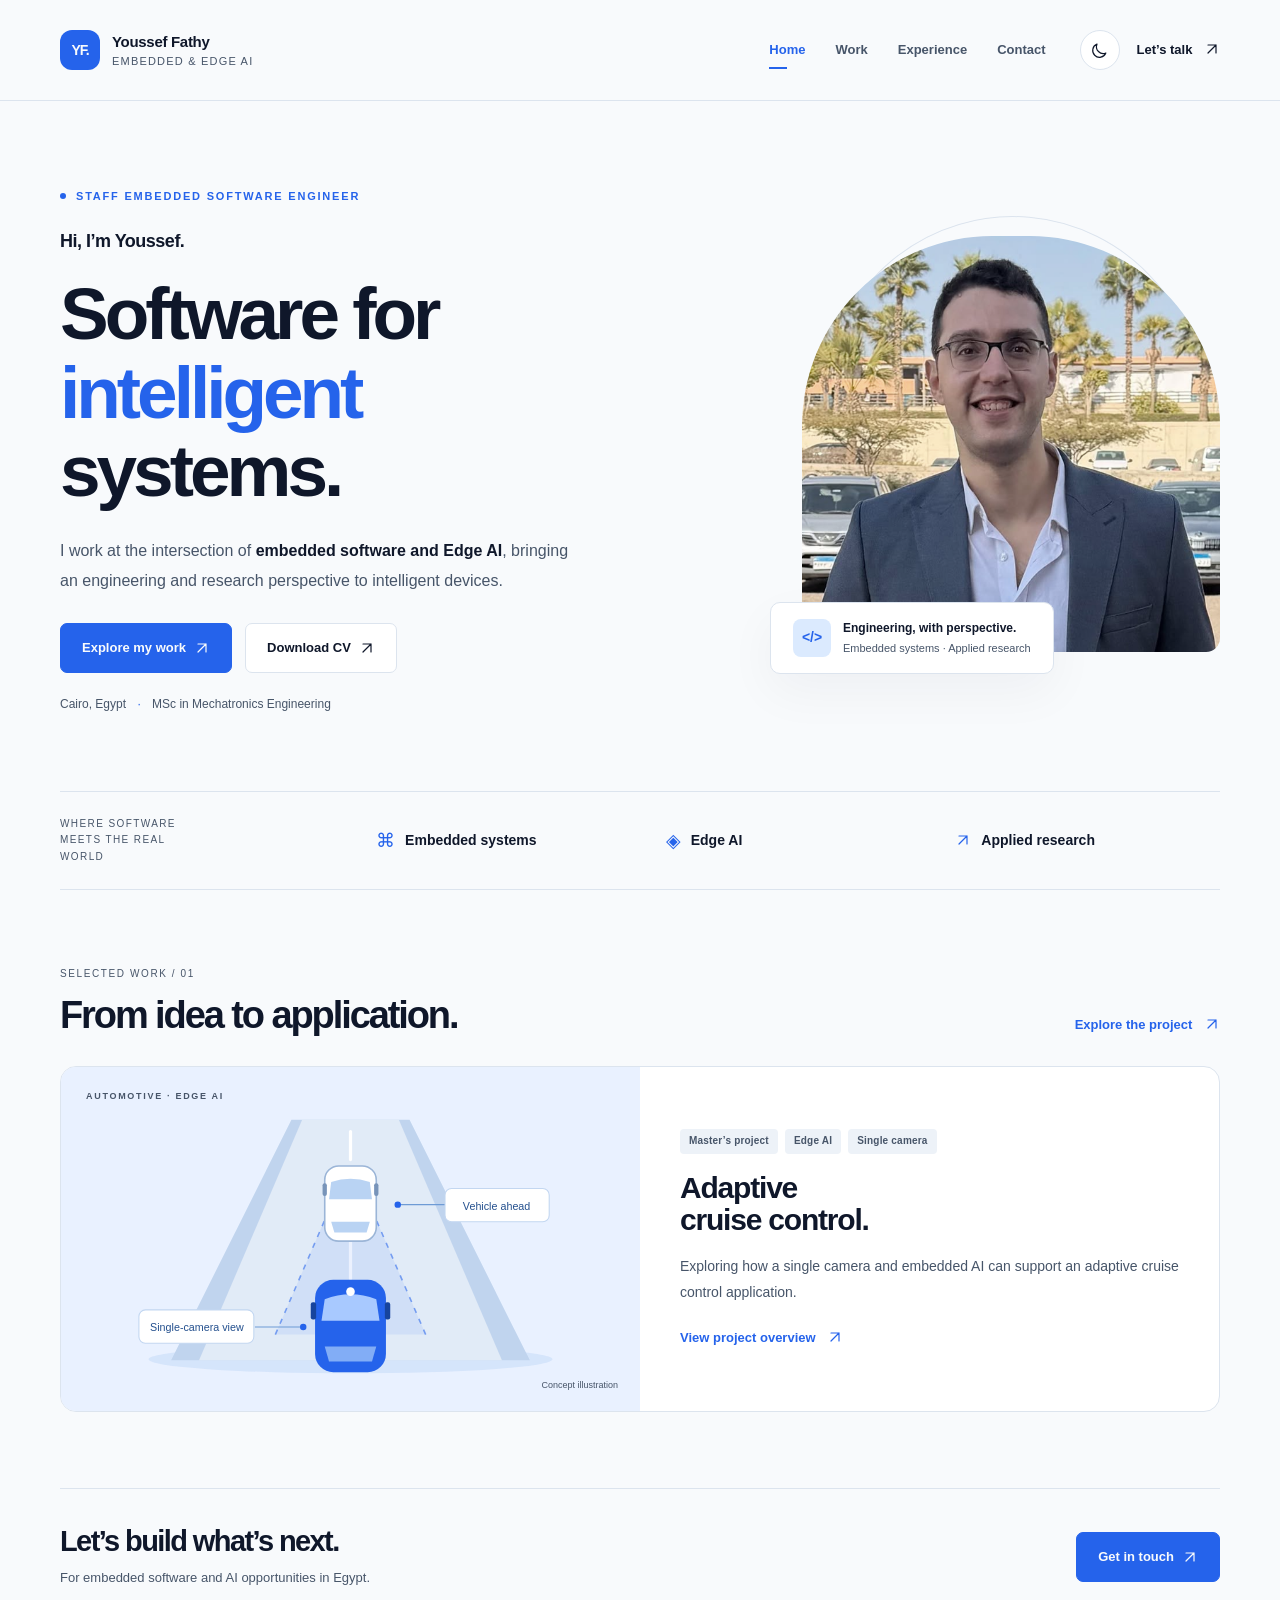
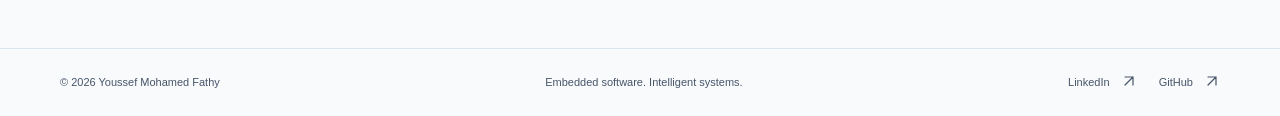
<file: index.html>
<!doctype html>
<html lang="en" dir="ltr"><head><meta charset="utf-8"><meta name="viewport" content="width=device-width, initial-scale=1">
<title>Staff Embedded Software Engineer | Youssef Fathy</title><meta name="description" content="Youssef Mohamed Fathy — Staff Embedded Software Engineer in Cairo, Egypt. Explore embedded software, Edge AI, experience, and selected work.">
<meta name="theme-color" content="#2563EB"><meta property="og:type" content="website"><meta property="og:title" content="Staff Embedded Software Engineer | Youssef Fathy">
<meta property="og:description" content="Youssef Mohamed Fathy — Staff Embedded Software Engineer in Cairo, Egypt. Explore embedded software, Edge AI, experience, and selected work."><meta property="og:url" content="https://yousseffathy88.github.io/Youssef-Fathy-Portfolio/">
<meta property="og:image" content="https://yousseffathy88.github.io/Youssef-Fathy-Portfolio/social-preview.png"><meta property="og:image:alt" content="Youssef Fathy — Staff Embedded Software Engineer">
<meta property="og:image:width" content="1200"><meta property="og:image:height" content="630">
<meta name="twitter:card" content="summary_large_image"><meta name="twitter:title" content="Staff Embedded Software Engineer | Youssef Fathy"><meta name="twitter:description" content="Youssef Mohamed Fathy — Staff Embedded Software Engineer in Cairo, Egypt. Explore embedded software, Edge AI, experience, and selected work."><meta name="twitter:image" content="https://yousseffathy88.github.io/Youssef-Fathy-Portfolio/social-preview.png">
<link rel="icon" href="favicon.svg" type="image/svg+xml"><link rel="stylesheet" href="styles.css">
<script>try{const t=localStorage.getItem('portfolio-theme');document.documentElement.dataset.theme=t==='dark'||t==='light'?t:(matchMedia('(prefers-color-scheme: dark)').matches?'dark':'light')}catch(e){}</script><script src="script.js" defer></script></head>
<body><a class="skip-link" href="#main">Skip to content</a>
<header class="site-header"><div class="container nav"><a class="brand" href="index.html" aria-label="Youssef Fathy, home"><span class="brand-mark" aria-hidden="true">YF.</span><span class="brand-name">Youssef Fathy<span>Embedded &amp; Edge AI</span></span></a>
<nav class="nav-links" id="navigation" aria-label="Main navigation"><a href="index.html" aria-current="page">Home</a><a href="work.html">Work</a><a href="experience.html">Experience</a><a href="contact.html">Contact</a></nav><div class="nav-tools"><button class="theme-toggle" type="button" aria-label="Switch to dark mode" aria-pressed="false"><span aria-hidden="true">☾</span></button><button class="menu-toggle" type="button" aria-label="Open navigation" aria-expanded="false" aria-controls="navigation"><span aria-hidden="true">☰</span></button><a class="nav-contact" href="mailto:Youssef8.fathy@gmail.com">Let’s talk <svg class="arrow" aria-hidden="true" viewBox="0 0 20 20" width="16" height="16" fill="none"><path d="M5 15 15 5M5 5h10v10" stroke="currentColor" stroke-width="1.5" stroke-linecap="round" stroke-linejoin="round"/></svg></a></div></div></header>
<main id="main" class="container"><section class="hero"><div class="hero-copy reveal"><p class="eyebrow">Staff Embedded Software Engineer</p><p class="intro-name">Hi, I’m Youssef.</p><h1>Software for<br><em>intelligent</em><br>systems.</h1><p class="lead">I work at the intersection of <strong>embedded software and Edge AI</strong>, bringing an engineering and research perspective to intelligent devices.</p><div class="actions"><a class="button primary" href="work.html">Explore my work<svg class="arrow" aria-hidden="true" viewBox="0 0 20 20" width="16" height="16" fill="none"><path d="M5 15 15 5M5 5h10v10" stroke="currentColor" stroke-width="1.5" stroke-linecap="round" stroke-linejoin="round"/></svg></a><a class="button" href="cv.pdf" download="Youssef-Fathy-CV.pdf">Download CV<svg class="arrow" aria-hidden="true" viewBox="0 0 20 20" width="16" height="16" fill="none"><path d="M5 15 15 5M5 5h10v10" stroke="currentColor" stroke-width="1.5" stroke-linecap="round" stroke-linejoin="round"/></svg></a></div><p class="small-note">Cairo, Egypt <span class="separator">·</span> MSc in Mechatronics Engineering</p></div>
<div class="portrait-wrap reveal"><div class="portrait-backdrop" aria-hidden="true"></div><img class="portrait" src="photo.png" alt="Youssef Mohamed Fathy wearing glasses and a navy suit, smiling outdoors" width="661" height="588" fetchpriority="high"><div class="portrait-caption"><div class="caption-icon" aria-hidden="true">&lt;/&gt;</div><div><strong>Engineering, with perspective.</strong><span>Embedded systems · Applied research</span></div></div></div></section>
<div class="expertise-band reveal" aria-label="Areas of focus"><span class="band-label">WHERE SOFTWARE<br>MEETS THE REAL WORLD</span><span class="band-item"><i aria-hidden="true">⌘</i> Embedded systems</span><span class="band-item"><i aria-hidden="true">◈</i> Edge AI</span><span class="band-item"><svg class="arrow" aria-hidden="true" viewBox="0 0 20 20" width="16" height="16" fill="none"><path d="M5 15 15 5M5 5h10v10" stroke="currentColor" stroke-width="1.5" stroke-linecap="round" stroke-linejoin="round"/></svg> Applied research</span></div>
<section class="section reveal"><div class="section-top"><div><p class="overline">Selected work / 01</p><h2>From idea to application.</h2></div><a class="text-link" href="work.html">Explore the project <svg class="arrow" aria-hidden="true" viewBox="0 0 20 20" width="16" height="16" fill="none"><path d="M5 15 15 5M5 5h10v10" stroke="currentColor" stroke-width="1.5" stroke-linecap="round" stroke-linejoin="round"/></svg></a></div>
<article class="project-card"><div class="project-art"><span class="art-label">AUTOMOTIVE · EDGE AI</span><svg class="road-art" viewBox="0 0 480 270" role="img" aria-label="Concept illustration of two cars on a road, with a camera viewing the car ahead">
<defs><linearGradient id="road-bg" x2="0" y2="1"><stop stop-color="#d6e7ff"/><stop offset="1" stop-color="#eef5ff"/></linearGradient></defs>
<ellipse cx="240" cy="247" rx="188" ry="13" fill="#a5c7f0" opacity=".3"/>
<path d="M185 24h110l112 224H73z" fill="#c0d4ee"/>
<path d="M195 24h90l96 224H99z" fill="#e1ebf7"/>
<path d="M240 35v26m0 20v30m0 23v38m0 27v36" stroke="#fff" stroke-width="3" stroke-linecap="round"/>
<path d="M170 224l47-109h46l47 109" fill="#2563eb" opacity=".09"/>
<path d="M170 224l47-109m93 109l-47-109" fill="none" stroke="#2563eb" stroke-width="1.5" stroke-dasharray="5 6" opacity=".55"/>
<rect x="216" y="67" width="48" height="70" rx="13" fill="#fff" stroke="#9bb5d7" stroke-width="1.5"/>
<path d="M222 82q18-6 36 0l2 16h-40z" fill="#b9d3f3"/><path d="M222 119h36l-3 10h-30z" fill="#b9d3f3"/>
<rect x="214" y="83" width="4" height="12" rx="2" fill="#7894b9"/><rect x="262" y="83" width="4" height="12" rx="2" fill="#7894b9"/>
<rect x="207" y="173" width="66" height="86" rx="17" fill="#2563eb"/>
<path d="M216 191q24-9 48 0l3 20h-54z" fill="#a8c9ff"/><path d="M216 235h48l-4 14h-40z" fill="#82adf6"/>
<rect x="203" y="194" width="5" height="16" rx="2" fill="#17449d"/><rect x="272" y="194" width="5" height="16" rx="2" fill="#17449d"/>
<circle cx="240" cy="184" r="4" fill="#fff"/>
<path d="M286 103h45" stroke="#6e9bd5" stroke-width="1"/><circle cx="284" cy="103" r="3" fill="#2563eb"/>
<rect x="328" y="88" width="97" height="31" rx="6" fill="#fff" stroke="#c3d7f1"/><text x="376" y="108" text-anchor="middle" fill="#24508e" font-size="10" font-family="Arial,sans-serif">Vehicle ahead</text>
<path d="M193 217h-42" stroke="#6e9bd5" stroke-width="1"/><circle cx="196" cy="217" r="3" fill="#2563eb"/>
<rect x="43" y="201" width="107" height="31" rx="6" fill="#fff" stroke="#c3d7f1"/><text x="97" y="221" text-anchor="middle" fill="#24508e" font-size="10" font-family="Arial,sans-serif">Single-camera view</text>
</svg><span class="art-caption">Concept illustration</span></div><div class="project-copy"><div class="tags"><span class="tag">Master’s project</span><span class="tag">Edge AI</span><span class="tag">Single camera</span></div><h3>Adaptive<br>cruise control.</h3><p>Exploring how a single camera and embedded AI can support an adaptive cruise control application.</p><a class="text-link" href="work.html">View project overview <svg class="arrow" aria-hidden="true" viewBox="0 0 20 20" width="16" height="16" fill="none"><path d="M5 15 15 5M5 5h10v10" stroke="currentColor" stroke-width="1.5" stroke-linecap="round" stroke-linejoin="round"/></svg></a></div></article></section><section class="cta"><div><h2>Let’s build what’s next.</h2><p>For embedded software and AI opportunities in Egypt.</p></div><a class="button primary" href="contact.html">Get in touch<svg class="arrow" aria-hidden="true" viewBox="0 0 20 20" width="16" height="16" fill="none"><path d="M5 15 15 5M5 5h10v10" stroke="currentColor" stroke-width="1.5" stroke-linecap="round" stroke-linejoin="round"/></svg></a></section></main>
<footer class="footer"><div class="container footer-inner"><span>© 2026 Youssef Mohamed Fathy</span><span>Embedded software. Intelligent systems.</span><div class="footer-links"><a href="https://www.linkedin.com/in/youssef-mohamed-fathy-8973141b2/">LinkedIn <svg class="arrow" aria-hidden="true" viewBox="0 0 20 20" width="16" height="16" fill="none"><path d="M5 15 15 5M5 5h10v10" stroke="currentColor" stroke-width="1.5" stroke-linecap="round" stroke-linejoin="round"/></svg></a><a href="https://github.com/YoussefFathy88">GitHub <svg class="arrow" aria-hidden="true" viewBox="0 0 20 20" width="16" height="16" fill="none"><path d="M5 15 15 5M5 5h10v10" stroke="currentColor" stroke-width="1.5" stroke-linecap="round" stroke-linejoin="round"/></svg></a></div></div></footer></body></html>
</file>
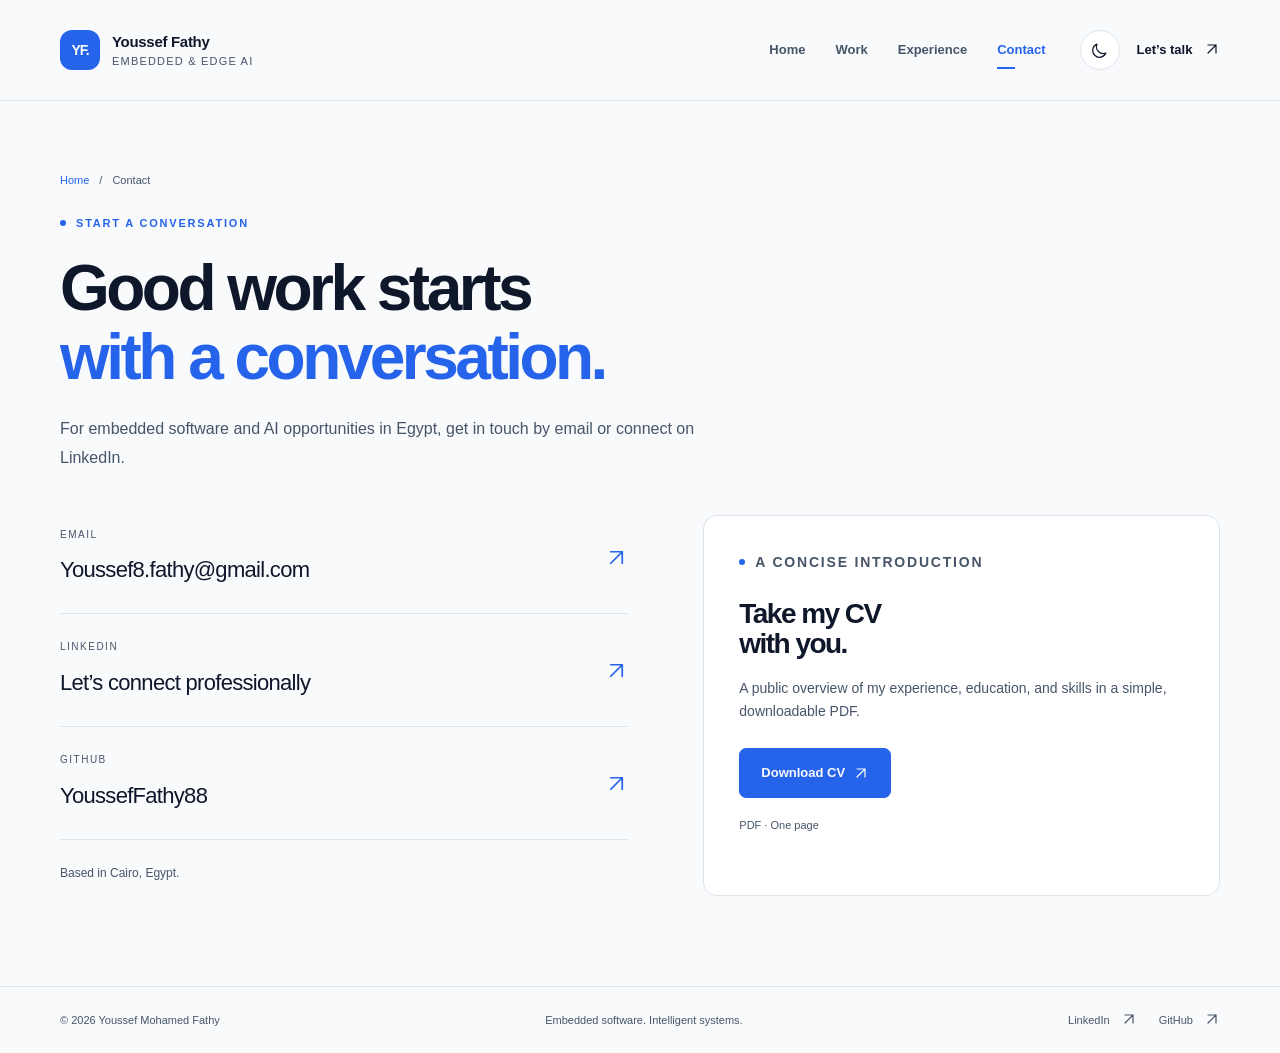
<file: contact.html>
<!doctype html>
<html lang="en" dir="ltr"><head><meta charset="utf-8"><meta name="viewport" content="width=device-width, initial-scale=1">
<title>Contact | Youssef Fathy</title><meta name="description" content="Contact Youssef Fathy about embedded software and AI opportunities in Egypt, connect on LinkedIn, or download his public CV.">
<meta name="theme-color" content="#2563EB"><meta property="og:type" content="website"><meta property="og:title" content="Contact | Youssef Fathy">
<meta property="og:description" content="Contact Youssef Fathy about embedded software and AI opportunities in Egypt, connect on LinkedIn, or download his public CV."><meta property="og:url" content="https://yousseffathy88.github.io/Youssef-Fathy-Portfolio/contact.html">
<meta property="og:image" content="https://yousseffathy88.github.io/Youssef-Fathy-Portfolio/social-preview.png"><meta property="og:image:alt" content="Youssef Fathy — Staff Embedded Software Engineer">
<meta property="og:image:width" content="1200"><meta property="og:image:height" content="630">
<meta name="twitter:card" content="summary_large_image"><meta name="twitter:title" content="Contact | Youssef Fathy"><meta name="twitter:description" content="Contact Youssef Fathy about embedded software and AI opportunities in Egypt, connect on LinkedIn, or download his public CV."><meta name="twitter:image" content="https://yousseffathy88.github.io/Youssef-Fathy-Portfolio/social-preview.png">
<link rel="icon" href="favicon.svg" type="image/svg+xml"><link rel="stylesheet" href="styles.css">
<script>try{const t=localStorage.getItem('portfolio-theme');document.documentElement.dataset.theme=t==='dark'||t==='light'?t:(matchMedia('(prefers-color-scheme: dark)').matches?'dark':'light')}catch(e){}</script><script src="script.js" defer></script></head>
<body><a class="skip-link" href="#main">Skip to content</a>
<header class="site-header"><div class="container nav"><a class="brand" href="index.html" aria-label="Youssef Fathy, home"><span class="brand-mark" aria-hidden="true">YF.</span><span class="brand-name">Youssef Fathy<span>Embedded &amp; Edge AI</span></span></a>
<nav class="nav-links" id="navigation" aria-label="Main navigation"><a href="index.html">Home</a><a href="work.html">Work</a><a href="experience.html">Experience</a><a href="contact.html" aria-current="page">Contact</a></nav><div class="nav-tools"><button class="theme-toggle" type="button" aria-label="Switch to dark mode" aria-pressed="false"><span aria-hidden="true">☾</span></button><button class="menu-toggle" type="button" aria-label="Open navigation" aria-expanded="false" aria-controls="navigation"><span aria-hidden="true">☰</span></button><a class="nav-contact" href="mailto:Youssef8.fathy@gmail.com">Let’s talk <svg class="arrow" aria-hidden="true" viewBox="0 0 20 20" width="16" height="16" fill="none"><path d="M5 15 15 5M5 5h10v10" stroke="currentColor" stroke-width="1.5" stroke-linecap="round" stroke-linejoin="round"/></svg></a></div></div></header>
<main id="main" class="container"><header class="page-head reveal"><p class="breadcrumb"><a href="index.html">Home</a><span aria-hidden="true">/</span><span>Contact</span></p><p class="eyebrow">Start a conversation</p><h1>Good work starts<br><em>with a conversation.</em></h1><p class="lead">For embedded software and AI opportunities in Egypt, get in touch by email or connect on LinkedIn.</p></header>
<div class="contact-layout"><section class="reveal" aria-label="Contact links"><a class="contact-item" href="mailto:Youssef8.fathy@gmail.com"><div><p>Email</p><span class="contact-big">Youssef8.fathy@gmail.com</span></div><svg class="arrow" aria-hidden="true" viewBox="0 0 20 20" width="16" height="16" fill="none"><path d="M5 15 15 5M5 5h10v10" stroke="currentColor" stroke-width="1.5" stroke-linecap="round" stroke-linejoin="round"/></svg></a><a class="contact-item" href="https://www.linkedin.com/in/youssef-mohamed-fathy-8973141b2/"><div><p>LinkedIn</p><span class="contact-big">Let’s connect professionally</span></div><svg class="arrow" aria-hidden="true" viewBox="0 0 20 20" width="16" height="16" fill="none"><path d="M5 15 15 5M5 5h10v10" stroke="currentColor" stroke-width="1.5" stroke-linecap="round" stroke-linejoin="round"/></svg></a><a class="contact-item" href="https://github.com/YoussefFathy88"><div><p>GitHub</p><span class="contact-big">YoussefFathy88</span></div><svg class="arrow" aria-hidden="true" viewBox="0 0 20 20" width="16" height="16" fill="none"><path d="M5 15 15 5M5 5h10v10" stroke="currentColor" stroke-width="1.5" stroke-linecap="round" stroke-linejoin="round"/></svg></a><p class="contact-location">Based in Cairo, Egypt.</p></section><aside class="contact-panel reveal"><p class="eyebrow">A concise introduction</p><h2>Take my CV<br>with you.</h2><p>A public overview of my experience, education, and skills in a simple, downloadable PDF.</p><a class="button primary" href="cv.pdf" download="Youssef-Fathy-CV.pdf">Download CV<svg class="arrow" aria-hidden="true" viewBox="0 0 20 20" width="16" height="16" fill="none"><path d="M5 15 15 5M5 5h10v10" stroke="currentColor" stroke-width="1.5" stroke-linecap="round" stroke-linejoin="round"/></svg></a><p style="font-size:11px;margin:18px 0 0">PDF · One page</p></aside></div></main>
<footer class="footer"><div class="container footer-inner"><span>© 2026 Youssef Mohamed Fathy</span><span>Embedded software. Intelligent systems.</span><div class="footer-links"><a href="https://www.linkedin.com/in/youssef-mohamed-fathy-8973141b2/">LinkedIn <svg class="arrow" aria-hidden="true" viewBox="0 0 20 20" width="16" height="16" fill="none"><path d="M5 15 15 5M5 5h10v10" stroke="currentColor" stroke-width="1.5" stroke-linecap="round" stroke-linejoin="round"/></svg></a><a href="https://github.com/YoussefFathy88">GitHub <svg class="arrow" aria-hidden="true" viewBox="0 0 20 20" width="16" height="16" fill="none"><path d="M5 15 15 5M5 5h10v10" stroke="currentColor" stroke-width="1.5" stroke-linecap="round" stroke-linejoin="round"/></svg></a></div></div></footer></body></html>
</file>
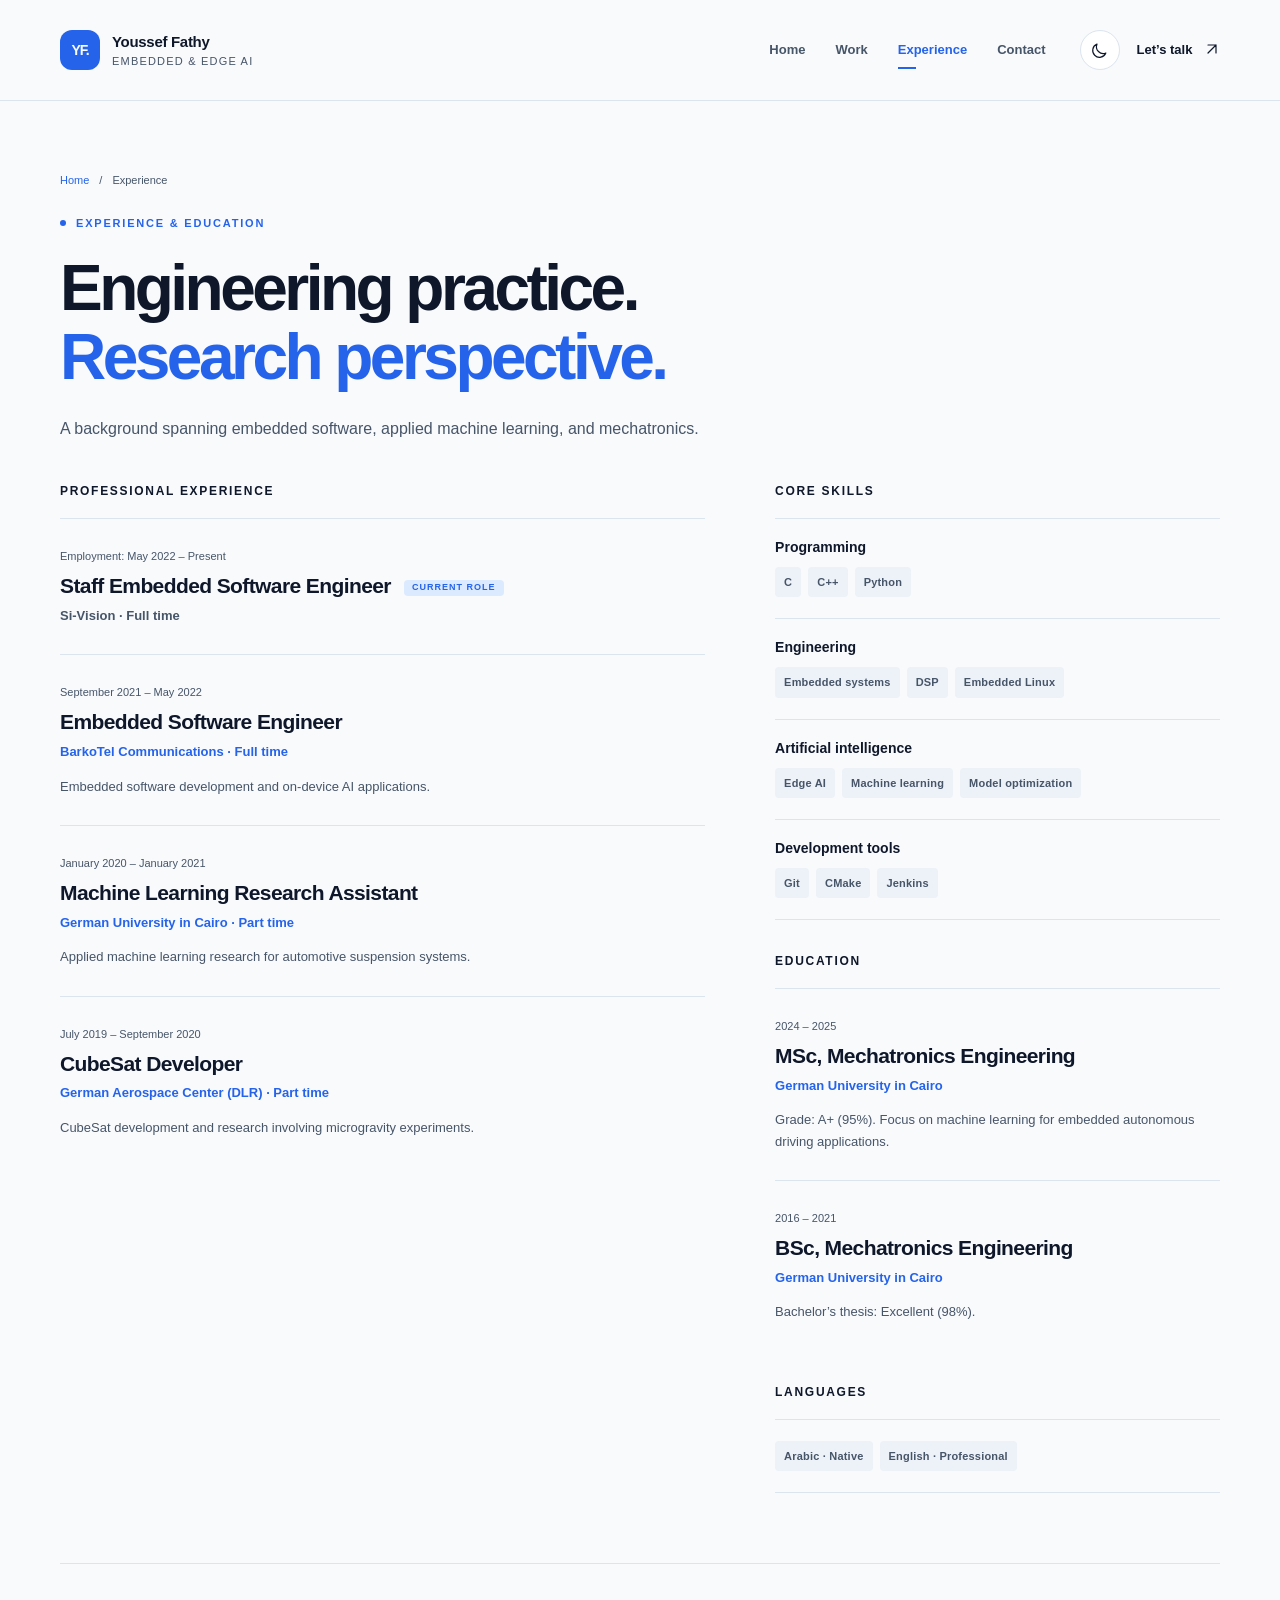
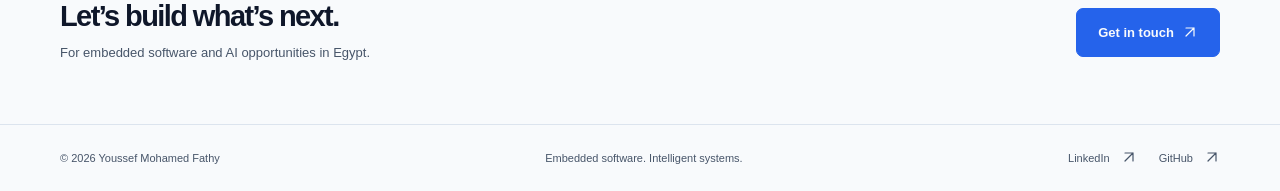
<file: experience.html>
<!doctype html>
<html lang="en" dir="ltr"><head><meta charset="utf-8"><meta name="viewport" content="width=device-width, initial-scale=1">
<title>Experience &amp; Education | Youssef Fathy</title><meta name="description" content="Youssef Fathy’s professional experience, mechatronics education, and core skills in embedded software and Edge AI.">
<meta name="theme-color" content="#2563EB"><meta property="og:type" content="website"><meta property="og:title" content="Experience &amp; Education | Youssef Fathy">
<meta property="og:description" content="Youssef Fathy’s professional experience, mechatronics education, and core skills in embedded software and Edge AI."><meta property="og:url" content="https://yousseffathy88.github.io/Youssef-Fathy-Portfolio/experience.html">
<meta property="og:image" content="https://yousseffathy88.github.io/Youssef-Fathy-Portfolio/social-preview.png"><meta property="og:image:alt" content="Youssef Fathy — Staff Embedded Software Engineer">
<meta property="og:image:width" content="1200"><meta property="og:image:height" content="630">
<meta name="twitter:card" content="summary_large_image"><meta name="twitter:title" content="Experience &amp; Education | Youssef Fathy"><meta name="twitter:description" content="Youssef Fathy’s professional experience, mechatronics education, and core skills in embedded software and Edge AI."><meta name="twitter:image" content="https://yousseffathy88.github.io/Youssef-Fathy-Portfolio/social-preview.png">
<link rel="icon" href="favicon.svg" type="image/svg+xml"><link rel="stylesheet" href="styles.css">
<script>try{const t=localStorage.getItem('portfolio-theme');document.documentElement.dataset.theme=t==='dark'||t==='light'?t:(matchMedia('(prefers-color-scheme: dark)').matches?'dark':'light')}catch(e){}</script><script src="script.js" defer></script></head>
<body><a class="skip-link" href="#main">Skip to content</a>
<header class="site-header"><div class="container nav"><a class="brand" href="index.html" aria-label="Youssef Fathy, home"><span class="brand-mark" aria-hidden="true">YF.</span><span class="brand-name">Youssef Fathy<span>Embedded &amp; Edge AI</span></span></a>
<nav class="nav-links" id="navigation" aria-label="Main navigation"><a href="index.html">Home</a><a href="work.html">Work</a><a href="experience.html" aria-current="page">Experience</a><a href="contact.html">Contact</a></nav><div class="nav-tools"><button class="theme-toggle" type="button" aria-label="Switch to dark mode" aria-pressed="false"><span aria-hidden="true">☾</span></button><button class="menu-toggle" type="button" aria-label="Open navigation" aria-expanded="false" aria-controls="navigation"><span aria-hidden="true">☰</span></button><a class="nav-contact" href="mailto:Youssef8.fathy@gmail.com">Let’s talk <svg class="arrow" aria-hidden="true" viewBox="0 0 20 20" width="16" height="16" fill="none"><path d="M5 15 15 5M5 5h10v10" stroke="currentColor" stroke-width="1.5" stroke-linecap="round" stroke-linejoin="round"/></svg></a></div></div></header>
<main id="main" class="container"><header class="page-head reveal"><p class="breadcrumb"><a href="index.html">Home</a><span aria-hidden="true">/</span><span>Experience</span></p><p class="eyebrow">Experience &amp; education</p><h1>Engineering practice.<br><em>Research perspective.</em></h1><p class="lead">A background spanning embedded software, applied machine learning, and mechatronics.</p></header>
<div class="experience-layout"><section class="reveal"><h2 class="column-title">Professional experience</h2>
<article class="role"><p class="date">Employment: May 2022 – Present</p><h3>Staff Embedded Software Engineer <span class="current-badge">Current role</span></h3><p class="company">Si-Vision · Full time</p></article>
<article class="role"><p class="date">September 2021 – May 2022</p><h3>Embedded Software Engineer</h3><p class="company">BarkoTel Communications · Full time</p><p>Embedded software development and on-device AI applications.</p></article>
<article class="role"><p class="date">January 2020 – January 2021</p><h3>Machine Learning Research Assistant</h3><p class="company">German University in Cairo · Part time</p><p>Applied machine learning research for automotive suspension systems.</p></article>
<article class="role"><p class="date">July 2019 – September 2020</p><h3>CubeSat Developer</h3><p class="company">German Aerospace Center (DLR) · Part time</p><p>CubeSat development and research involving microgravity experiments.</p></article>
</section><aside class="reveal"><section><h2 class="column-title">Core skills</h2><div class="skill-group"><h3>Programming</h3><div class="tags"><span class="tag">C</span><span class="tag">C++</span><span class="tag">Python</span></div></div><div class="skill-group"><h3>Engineering</h3><div class="tags"><span class="tag">Embedded systems</span><span class="tag">DSP</span><span class="tag">Embedded Linux</span></div></div><div class="skill-group"><h3>Artificial intelligence</h3><div class="tags"><span class="tag">Edge AI</span><span class="tag">Machine learning</span><span class="tag">Model optimization</span></div></div><div class="skill-group"><h3>Development tools</h3><div class="tags"><span class="tag">Git</span><span class="tag">CMake</span><span class="tag">Jenkins</span></div></div></section>
<section class="education-block"><h2 class="column-title">Education</h2><article class="role"><p class="date">2024 – 2025</p><h3>MSc, Mechatronics Engineering</h3><p class="company">German University in Cairo</p><p>Grade: A+ (95%). Focus on machine learning for embedded autonomous driving applications.</p></article><article class="role"><p class="date">2016 – 2021</p><h3>BSc, Mechatronics Engineering</h3><p class="company">German University in Cairo</p><p>Bachelor’s thesis: Excellent (98%).</p></article></section><section class="education-block"><h2 class="column-title">Languages</h2><div class="skill-group"><div class="tags"><span class="tag">Arabic · Native</span><span class="tag">English · Professional</span></div></div></section></aside></div><section class="cta"><div><h2>Let’s build what’s next.</h2><p>For embedded software and AI opportunities in Egypt.</p></div><a class="button primary" href="contact.html">Get in touch<svg class="arrow" aria-hidden="true" viewBox="0 0 20 20" width="16" height="16" fill="none"><path d="M5 15 15 5M5 5h10v10" stroke="currentColor" stroke-width="1.5" stroke-linecap="round" stroke-linejoin="round"/></svg></a></section></main>
<footer class="footer"><div class="container footer-inner"><span>© 2026 Youssef Mohamed Fathy</span><span>Embedded software. Intelligent systems.</span><div class="footer-links"><a href="https://www.linkedin.com/in/youssef-mohamed-fathy-8973141b2/">LinkedIn <svg class="arrow" aria-hidden="true" viewBox="0 0 20 20" width="16" height="16" fill="none"><path d="M5 15 15 5M5 5h10v10" stroke="currentColor" stroke-width="1.5" stroke-linecap="round" stroke-linejoin="round"/></svg></a><a href="https://github.com/YoussefFathy88">GitHub <svg class="arrow" aria-hidden="true" viewBox="0 0 20 20" width="16" height="16" fill="none"><path d="M5 15 15 5M5 5h10v10" stroke="currentColor" stroke-width="1.5" stroke-linecap="round" stroke-linejoin="round"/></svg></a></div></div></footer></body></html>
</file>
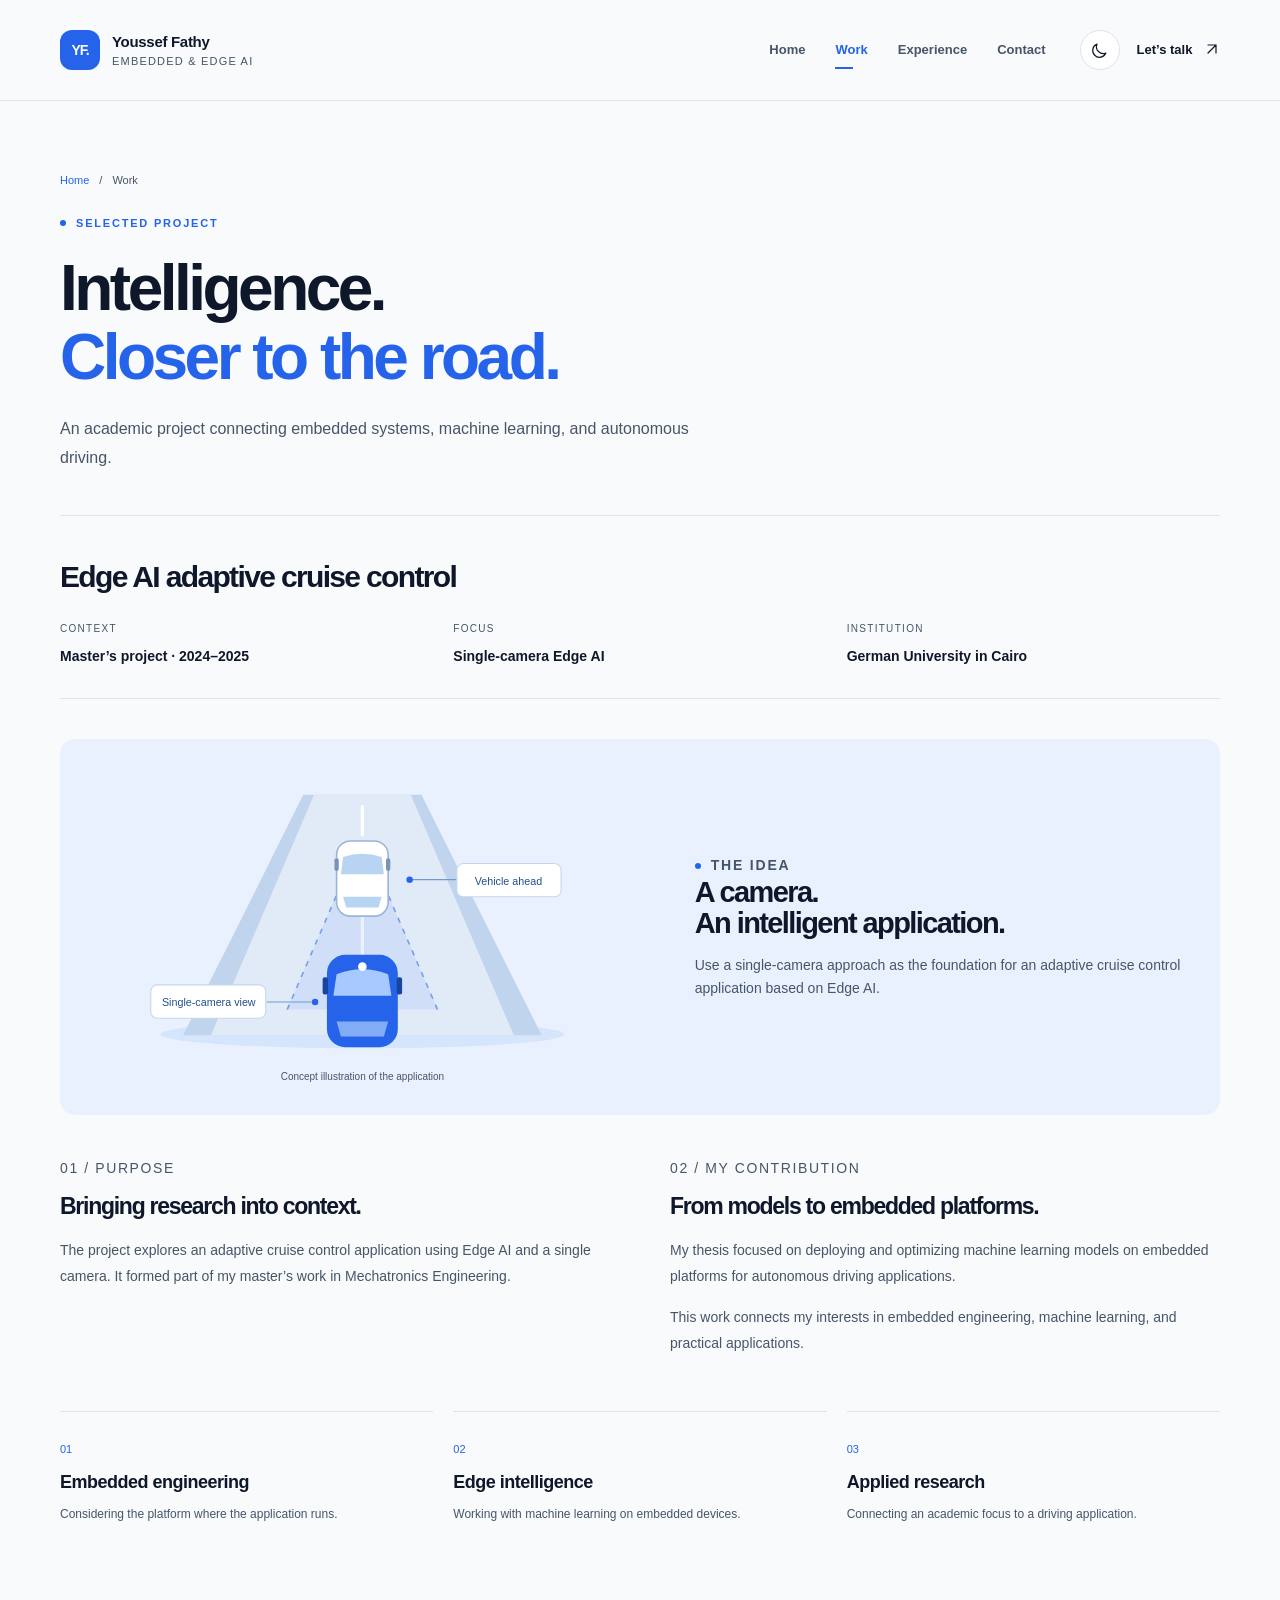
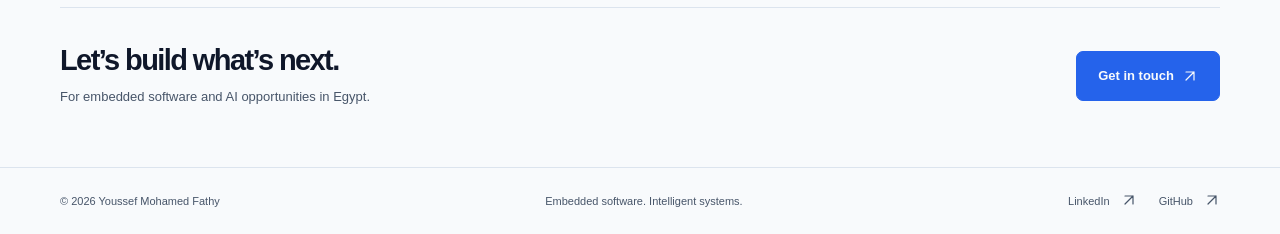
<file: work.html>
<!doctype html>
<html lang="en" dir="ltr"><head><meta charset="utf-8"><meta name="viewport" content="width=device-width, initial-scale=1">
<title>Work — Edge AI Adaptive Cruise Control | Youssef Fathy</title><meta name="description" content="Explore Youssef Fathy’s master’s project: an adaptive cruise control application based on Edge AI and a single camera.">
<meta name="theme-color" content="#2563EB"><meta property="og:type" content="website"><meta property="og:title" content="Work — Edge AI Adaptive Cruise Control | Youssef Fathy">
<meta property="og:description" content="Explore Youssef Fathy’s master’s project: an adaptive cruise control application based on Edge AI and a single camera."><meta property="og:url" content="https://yousseffathy88.github.io/Youssef-Fathy-Portfolio/work.html">
<meta property="og:image" content="https://yousseffathy88.github.io/Youssef-Fathy-Portfolio/social-preview.png"><meta property="og:image:alt" content="Youssef Fathy — Staff Embedded Software Engineer">
<meta property="og:image:width" content="1200"><meta property="og:image:height" content="630">
<meta name="twitter:card" content="summary_large_image"><meta name="twitter:title" content="Work — Edge AI Adaptive Cruise Control | Youssef Fathy"><meta name="twitter:description" content="Explore Youssef Fathy’s master’s project: an adaptive cruise control application based on Edge AI and a single camera."><meta name="twitter:image" content="https://yousseffathy88.github.io/Youssef-Fathy-Portfolio/social-preview.png">
<link rel="icon" href="favicon.svg" type="image/svg+xml"><link rel="stylesheet" href="styles.css">
<script>try{const t=localStorage.getItem('portfolio-theme');document.documentElement.dataset.theme=t==='dark'||t==='light'?t:(matchMedia('(prefers-color-scheme: dark)').matches?'dark':'light')}catch(e){}</script><script src="script.js" defer></script></head>
<body><a class="skip-link" href="#main">Skip to content</a>
<header class="site-header"><div class="container nav"><a class="brand" href="index.html" aria-label="Youssef Fathy, home"><span class="brand-mark" aria-hidden="true">YF.</span><span class="brand-name">Youssef Fathy<span>Embedded &amp; Edge AI</span></span></a>
<nav class="nav-links" id="navigation" aria-label="Main navigation"><a href="index.html">Home</a><a href="work.html" aria-current="page">Work</a><a href="experience.html">Experience</a><a href="contact.html">Contact</a></nav><div class="nav-tools"><button class="theme-toggle" type="button" aria-label="Switch to dark mode" aria-pressed="false"><span aria-hidden="true">☾</span></button><button class="menu-toggle" type="button" aria-label="Open navigation" aria-expanded="false" aria-controls="navigation"><span aria-hidden="true">☰</span></button><a class="nav-contact" href="mailto:Youssef8.fathy@gmail.com">Let’s talk <svg class="arrow" aria-hidden="true" viewBox="0 0 20 20" width="16" height="16" fill="none"><path d="M5 15 15 5M5 5h10v10" stroke="currentColor" stroke-width="1.5" stroke-linecap="round" stroke-linejoin="round"/></svg></a></div></div></header>
<main id="main" class="container"><header class="page-head reveal"><p class="breadcrumb"><a href="index.html">Home</a><span aria-hidden="true">/</span><span>Work</span></p><p class="eyebrow">Selected project</p><h1>Intelligence.<br><em>Closer to the road.</em></h1><p class="lead">An academic project connecting embedded systems, machine learning, and autonomous driving.</p></header>
<article class="project-detail reveal" aria-labelledby="project-title"><h2 id="project-title" style="font-size:30px;margin-bottom:28px">Edge AI adaptive cruise control</h2><dl class="project-meta"><div><dt>Context</dt><dd>Master’s project · 2024–2025</dd></div><div><dt>Focus</dt><dd>Single-camera Edge AI</dd></div><div><dt>Institution</dt><dd>German University in Cairo</dd></div></dl>
<div class="work-visual"><div><svg class="road-art" viewBox="0 0 480 270" role="img" aria-label="Concept illustration of two cars on a road, with a camera viewing the car ahead">
<defs><linearGradient id="road-bg" x2="0" y2="1"><stop stop-color="#d6e7ff"/><stop offset="1" stop-color="#eef5ff"/></linearGradient></defs>
<ellipse cx="240" cy="247" rx="188" ry="13" fill="#a5c7f0" opacity=".3"/>
<path d="M185 24h110l112 224H73z" fill="#c0d4ee"/>
<path d="M195 24h90l96 224H99z" fill="#e1ebf7"/>
<path d="M240 35v26m0 20v30m0 23v38m0 27v36" stroke="#fff" stroke-width="3" stroke-linecap="round"/>
<path d="M170 224l47-109h46l47 109" fill="#2563eb" opacity=".09"/>
<path d="M170 224l47-109m93 109l-47-109" fill="none" stroke="#2563eb" stroke-width="1.5" stroke-dasharray="5 6" opacity=".55"/>
<rect x="216" y="67" width="48" height="70" rx="13" fill="#fff" stroke="#9bb5d7" stroke-width="1.5"/>
<path d="M222 82q18-6 36 0l2 16h-40z" fill="#b9d3f3"/><path d="M222 119h36l-3 10h-30z" fill="#b9d3f3"/>
<rect x="214" y="83" width="4" height="12" rx="2" fill="#7894b9"/><rect x="262" y="83" width="4" height="12" rx="2" fill="#7894b9"/>
<rect x="207" y="173" width="66" height="86" rx="17" fill="#2563eb"/>
<path d="M216 191q24-9 48 0l3 20h-54z" fill="#a8c9ff"/><path d="M216 235h48l-4 14h-40z" fill="#82adf6"/>
<rect x="203" y="194" width="5" height="16" rx="2" fill="#17449d"/><rect x="272" y="194" width="5" height="16" rx="2" fill="#17449d"/>
<circle cx="240" cy="184" r="4" fill="#fff"/>
<path d="M286 103h45" stroke="#6e9bd5" stroke-width="1"/><circle cx="284" cy="103" r="3" fill="#2563eb"/>
<rect x="328" y="88" width="97" height="31" rx="6" fill="#fff" stroke="#c3d7f1"/><text x="376" y="108" text-anchor="middle" fill="#24508e" font-size="10" font-family="Arial,sans-serif">Vehicle ahead</text>
<path d="M193 217h-42" stroke="#6e9bd5" stroke-width="1"/><circle cx="196" cy="217" r="3" fill="#2563eb"/>
<rect x="43" y="201" width="107" height="31" rx="6" fill="#fff" stroke="#c3d7f1"/><text x="97" y="221" text-anchor="middle" fill="#24508e" font-size="10" font-family="Arial,sans-serif">Single-camera view</text>
</svg><p style="font-size:10px;text-align:center;margin-top:10px">Concept illustration of the application</p></div><div><p class="eyebrow">The idea</p><h2>A camera.<br>An intelligent application.</h2><p>Use a single-camera approach as the foundation for an adaptive cruise control application based on Edge AI.</p></div></div>
<div class="detail-grid"><section><p class="overline">01 / Purpose</p><h2>Bringing research into context.</h2><p>The project explores an adaptive cruise control application using Edge AI and a single camera. It formed part of my master’s work in Mechatronics Engineering.</p></section><section><p class="overline">02 / My contribution</p><h2>From models to embedded platforms.</h2><p>My thesis focused on deploying and optimizing machine learning models on embedded platforms for autonomous driving applications.</p><p>This work connects my interests in embedded engineering, machine learning, and practical applications.</p></section></div>
<div class="principles"><section class="principle"><span>01</span><h3>Embedded engineering</h3><p>Considering the platform where the application runs.</p></section><section class="principle"><span>02</span><h3>Edge intelligence</h3><p>Working with machine learning on embedded devices.</p></section><section class="principle"><span>03</span><h3>Applied research</h3><p>Connecting an academic focus to a driving application.</p></section></div></article><section class="cta"><div><h2>Let’s build what’s next.</h2><p>For embedded software and AI opportunities in Egypt.</p></div><a class="button primary" href="contact.html">Get in touch<svg class="arrow" aria-hidden="true" viewBox="0 0 20 20" width="16" height="16" fill="none"><path d="M5 15 15 5M5 5h10v10" stroke="currentColor" stroke-width="1.5" stroke-linecap="round" stroke-linejoin="round"/></svg></a></section></main>
<footer class="footer"><div class="container footer-inner"><span>© 2026 Youssef Mohamed Fathy</span><span>Embedded software. Intelligent systems.</span><div class="footer-links"><a href="https://www.linkedin.com/in/youssef-mohamed-fathy-8973141b2/">LinkedIn <svg class="arrow" aria-hidden="true" viewBox="0 0 20 20" width="16" height="16" fill="none"><path d="M5 15 15 5M5 5h10v10" stroke="currentColor" stroke-width="1.5" stroke-linecap="round" stroke-linejoin="round"/></svg></a><a href="https://github.com/YoussefFathy88">GitHub <svg class="arrow" aria-hidden="true" viewBox="0 0 20 20" width="16" height="16" fill="none"><path d="M5 15 15 5M5 5h10v10" stroke="currentColor" stroke-width="1.5" stroke-linecap="round" stroke-linejoin="round"/></svg></a></div></div></footer></body></html>
</file>
<file: styles.css>
@charset "UTF-8";
:root{color-scheme:light;--bg:#f8fafc;--surface:#fff;--ink:#0f172a;--muted:#475569;--blue:#2563eb;--blue-hover:#1d4ed8;--wash:#dbeafe;--line:#dce4ee;--subtle:#edf2f8;--art:#e9f1ff;--shadow:0 18px 50px #0f172a0b}
:root[data-theme=dark]{color-scheme:dark;--bg:#0b1220;--surface:#111c30;--ink:#f1f5f9;--muted:#b4c2d5;--blue:#83afff;--blue-hover:#b2ccff;--wash:#1b3458;--line:#2a3b52;--subtle:#152238;--art:#152946;--shadow:0 18px 50px #0002}
*{box-sizing:border-box}html{scroll-behavior:smooth}body{margin:0;background:var(--bg);color:var(--ink);font-family:Inter,ui-sans-serif,-apple-system,BlinkMacSystemFont,"Segoe UI",sans-serif;line-height:1.65;-webkit-font-smoothing:antialiased}a{color:inherit;text-decoration:none}button{font:inherit;color:inherit}img,svg{max-width:100%;display:block}button,a{-webkit-tap-highlight-color:transparent}a:focus-visible,button:focus-visible{outline:3px solid var(--blue);outline-offset:5px}::selection{background:var(--wash)}.container{width:min(1160px,calc(100% - 80px));margin:auto}.skip-link{position:fixed;top:-80px;left:16px;z-index:100;background:var(--ink);color:var(--bg);padding:10px 20px}.skip-link:focus{top:12px}.site-header{border-bottom:1px solid var(--line);background:var(--bg);position:relative;z-index:5}.nav{height:100px;display:flex;align-items:center;gap:34px}.brand{display:flex;align-items:center;gap:12px;font-size:15px;line-height:1.3;font-weight:650;letter-spacing:-.3px}.brand-mark{width:40px;height:40px;display:grid;place-items:center;background:var(--blue);color:var(--bg);border-radius:12px;font-size:14px;font-weight:750;letter-spacing:-1px}.brand-name span{display:block;color:var(--muted);font-size:11px;letter-spacing:1.2px;text-transform:uppercase;margin-top:3px;font-weight:500}.nav-links{display:flex;gap:30px;margin-left:auto;align-items:center}.nav-links a{color:var(--muted);font-size:13px;font-weight:550;padding:8px 0;position:relative}.nav-links a:hover,.nav-links a[aria-current=page]{color:var(--blue)}.nav-links a[aria-current=page]:after{content:"";position:absolute;bottom:0;left:0;width:18px;height:2px;background:var(--blue)}.nav-tools{display:flex;align-items:center;gap:12px}.theme-toggle,.menu-toggle{border:1px solid var(--line);border-radius:50%;width:40px;height:40px;display:grid;place-items:center;background:var(--surface);cursor:pointer;font-size:23px}.menu-toggle{display:none;font-size:18px}.nav-contact{font-size:13px;font-weight:650;margin-left:5px}.arrow{display:inline-block;margin-left:8px}.hero{display:grid;grid-template-columns:1.2fr 1fr;gap:70px;align-items:center;padding:86px 0 76px}.eyebrow{font-size:11px;letter-spacing:1.8px;text-transform:uppercase;font-weight:700;color:var(--blue);display:flex;gap:10px;align-items:center;margin:0 0 22px}.eyebrow:before{content:"";width:6px;height:6px;border-radius:50%;background:var(--blue);flex:none}h1,h2,h3,p{margin-top:0}h1,h2,h3{line-height:1.08;letter-spacing:-.055em}h1{font-size:clamp(46px,5.7vw,78px);font-weight:650;margin-bottom:25px}h1 em{font-style:normal;color:var(--blue)}.intro-name{font-size:18px;font-weight:550;letter-spacing:-.5px;margin-bottom:18px}.lead{font-size:16px;color:var(--muted);line-height:1.85;max-width:510px;margin-bottom:28px}.lead strong{font-weight:600;color:var(--ink)}.actions{display:flex;gap:13px;flex-wrap:wrap}.button{display:inline-flex;align-items:center;justify-content:center;border:1px solid var(--line);background:var(--surface);color:var(--ink);font-size:13px;font-weight:650;padding:13px 21px;border-radius:7px;min-height:48px;transition:transform .2s,background .2s}.button.primary{background:var(--blue);border-color:var(--blue);color:var(--bg)}.button:hover{transform:translateY(-2px)}.button.primary:hover{background:var(--blue-hover)}.small-note{font-size:12px;color:var(--muted);margin:22px 0 0}.small-note .separator{padding:0 8px;color:var(--blue)}.portrait-wrap{position:relative;padding:20px 0 34px 12px;max-width:430px;margin-left:auto;width:100%}.portrait-backdrop{position:absolute;inset:0 20px 50px 32px;border:1px solid var(--line);border-radius:200px 200px 18px 18px;transform:rotate(5deg)}.portrait{width:100%;height:416px;object-fit:cover;object-position:50% 40%;border-radius:190px 190px 14px 14px;position:relative;filter:saturate(.78)}.portrait-caption{position:absolute;left:-20px;bottom:12px;padding:16px 22px;background:var(--surface);border:1px solid var(--line);border-radius:10px;box-shadow:var(--shadow);display:flex;gap:12px;align-items:center}.caption-icon{background:var(--wash);color:var(--blue);width:38px;height:38px;display:grid;place-items:center;border-radius:8px;font-weight:700;font-size:14px}.portrait-caption strong{font-size:12px;display:block}.portrait-caption span{font-size:11px;color:var(--muted);display:block}.expertise-band{border-top:1px solid var(--line);border-bottom:1px solid var(--line);display:grid;grid-template-columns:1.1fr 1fr 1fr 1fr;padding:24px 0;gap:25px;align-items:center}.band-label{font-size:10px;color:var(--muted);letter-spacing:1.4px;max-width:140px}.band-item{font-size:14px;font-weight:550;display:flex;align-items:center;gap:10px}.band-item i{font-size:19px;color:var(--blue);font-style:normal}.section{padding:76px 0}.section-top{display:flex;justify-content:space-between;align-items:end;margin-bottom:30px;gap:20px}.section-top h2{font-size:38px;margin:0}.text-link{color:var(--blue);font-size:13px;font-weight:650;white-space:nowrap}.overline{color:var(--muted);font-size:10px;text-transform:uppercase;letter-spacing:1.6px;margin-bottom:12px}.project-card{display:grid;grid-template-columns:1fr 1fr;background:var(--surface);border:1px solid var(--line);border-radius:16px;overflow:hidden}.project-art{background:var(--art);position:relative;min-height:330px;padding:27px;display:flex;flex-direction:column;justify-content:center}.art-label{position:absolute;top:22px;left:25px;font-size:9px;letter-spacing:1.7px;color:var(--muted);font-weight:600}.art-caption{position:absolute;bottom:18px;right:22px;font-size:9px;color:var(--muted)}.road-art{width:100%;height:auto;max-height:290px;overflow:visible}.project-copy{padding:46px 40px;display:flex;flex-direction:column;justify-content:center}.tags{display:flex;gap:7px;flex-wrap:wrap;margin-bottom:18px}.tag{padding:4px 9px;background:var(--subtle);border-radius:4px;font-size:10px;font-weight:600;letter-spacing:.2px;color:var(--muted)}.project-copy h3{font-size:30px;margin-bottom:18px;letter-spacing:-1.2px}.project-copy p{font-size:14px;color:var(--muted);line-height:1.8}.project-copy .text-link{margin-top:8px;align-self:flex-start}.cta{display:flex;align-items:center;justify-content:space-between;padding:37px 0 60px;gap:30px;border-top:1px solid var(--line)}.cta h2{font-size:29px;margin:0 0 10px}.cta p{color:var(--muted);font-size:13px;margin:0}.footer{border-top:1px solid var(--line);padding:24px 0}.footer-inner{display:flex;align-items:center;justify-content:space-between;gap:20px;font-size:11px;color:var(--muted)}.footer-links{display:flex;gap:22px}.footer-links a:hover{color:var(--blue)}.page-head{padding:70px 0 42px}.page-head h1{font-size:64px;margin-bottom:21px}.page-head .lead{max-width:650px;margin-bottom:0}.breadcrumb{font-size:11px;color:var(--muted);margin-bottom:25px;display:flex;gap:10px}.breadcrumb a{color:var(--blue)}.project-detail{border-top:1px solid var(--line);padding:45px 0 70px}.project-meta{display:grid;grid-template-columns:repeat(3,1fr);border-bottom:1px solid var(--line);padding-bottom:30px;margin-bottom:40px;gap:20px}.project-meta dt{font-size:10px;letter-spacing:1.3px;text-transform:uppercase;color:var(--muted);margin-bottom:7px}.project-meta dd{font-size:14px;margin:0;font-weight:600}.work-visual{border-radius:15px;padding:30px;background:var(--art);margin-bottom:40px;display:grid;grid-template-columns:1.1fr 1fr;gap:60px;align-items:center}.work-visual h2{font-size:29px;margin-bottom:14px}.work-visual p{font-size:14px;color:var(--muted);margin-bottom:0}.detail-grid{display:grid;grid-template-columns:1fr 1fr;gap:60px;margin-bottom:40px}.detail-grid h2{font-size:23px;margin-bottom:18px}.detail-grid p,.detail-grid li{font-size:14px;color:var(--muted);line-height:1.9}.detail-grid ul{padding-left:18px}.principles{display:grid;grid-template-columns:repeat(3,1fr);gap:20px}.principle{border-top:1px solid var(--line);padding:23px 0 0}.principle span{color:var(--blue);font-size:11px}.principle h3{font-size:18px;letter-spacing:-.5px;margin:12px 0}.principle p{font-size:12px;color:var(--muted)}.experience-layout{display:grid;grid-template-columns:1.45fr 1fr;gap:70px;padding-bottom:70px}.column-title{font-size:12px;letter-spacing:1.7px;text-transform:uppercase;padding-bottom:20px;border-bottom:1px solid var(--line);margin-bottom:0}.role{padding:28px 0;border-bottom:1px solid var(--line)}.role:last-child{border-bottom:0}.role .date{font-size:11px;color:var(--muted);margin-bottom:10px}.role h3{font-size:21px;letter-spacing:-.6px;margin-bottom:7px}.role .company{color:var(--blue);font-size:13px;font-weight:600;margin-bottom:13px}.role p:last-child{font-size:13px;color:var(--muted);margin-bottom:0}.current-badge{display:inline-block;color:var(--blue);background:var(--wash);font-size:9px;text-transform:uppercase;letter-spacing:1px;padding:3px 8px;border-radius:4px;margin-left:8px}.skill-group{padding:21px 0;border-bottom:1px solid var(--line)}.skill-group h3{font-size:14px;letter-spacing:0;margin-bottom:12px}.skill-group .tag{font-size:11px;padding:6px 9px}.skill-group .tags{margin-bottom:0}.education-block{margin-top:35px}.contact-layout{display:grid;grid-template-columns:1.1fr 1fr;gap:75px;padding-bottom:90px}.contact-big{font-size:22px;letter-spacing:-.7px;overflow-wrap:anywhere}.contact-item{border-bottom:1px solid var(--line);padding:25px 0;display:flex;justify-content:space-between;align-items:center;gap:12px}.contact-item:first-child{padding-top:12px}.contact-item p{font-size:10px;letter-spacing:1.5px;text-transform:uppercase;color:var(--muted);margin:0 0 9px}.contact-item .arrow{color:var(--blue);font-size:24px}.contact-item:hover .contact-big{color:var(--blue)}.contact-panel{padding:35px;background:var(--surface);border:1px solid var(--line);border-radius:14px}.contact-panel h2{font-size:28px;margin-bottom:18px}.contact-panel p{font-size:14px;color:var(--muted);margin-bottom:25px}.contact-location{font-size:12px;color:var(--muted);margin-top:24px}.will-reveal{opacity:0;transform:translateY(12px);transition:opacity .65s,transform .65s}.is-visible{opacity:1;transform:translateY(0)}
@media(min-width:1450px){.hero{padding:108px 0 88px}}
.arrow{display:inline-block;vertical-align:-3px;flex-shrink:0}.band-item .arrow{margin-left:0;color:var(--blue)}.contact-item>.arrow{width:23px;height:23px}.role .current-badge{vertical-align:middle;letter-spacing:1px}
@media(max-width:1000px){.container{width:calc(100% - 48px)}.nav{gap:20px}.nav-links{gap:21px}.nav-contact{display:none}.hero{gap:35px}.portrait{height:380px}.portrait-caption{left:-8px;padding:13px}.project-copy{padding:30px}.experience-layout{gap:40px}.contact-layout{gap:35px}.contact-big{font-size:19px}}
@media(max-width:700px){.container{width:calc(100% - 40px)}.nav{height:78px;gap:14px}.brand{font-size:13px}.brand-mark{width:35px;height:35px}.brand-name span{font-size:9px}.nav-tools{margin-left:auto;gap:8px}.theme-toggle,.menu-toggle{width:37px;height:37px}.menu-toggle{display:grid}.nav-links{display:none;position:absolute;top:77px;left:0;right:0;background:var(--surface);padding:20px;border-bottom:1px solid var(--line);margin:0;box-shadow:var(--shadow)}.nav-links.open{display:flex;flex-direction:column;align-items:stretch;gap:7px}.nav-links a{padding:10px 12px;font-size:15px}.nav-links a[aria-current=page]:after{display:none}.hero{grid-template-columns:1fr;padding:48px 0 38px;gap:34px}.eyebrow{font-size:10px;margin-bottom:18px;letter-spacing:1.4px}.intro-name{font-size:16px}h1{font-size:clamp(44px,10.8vw,64px)}.lead{font-size:14px}.portrait-wrap{max-width:345px;margin:0 auto;padding:15px 10px 34px 10px}.portrait{height:325px}.portrait-backdrop{right:30px}.portrait-caption{left:0;bottom:12px}.expertise-band{grid-template-columns:1fr 1fr;gap:18px 20px;padding:24px 0}.band-label{max-width:none;font-size:9px}.band-item{font-size:12px;gap:7px}.band-item i{font-size:16px}.section{padding:48px 0}.section-top{align-items:start}.section-top h2{font-size:30px}.text-link{font-size:12px}.project-card{grid-template-columns:1fr}.project-art{min-height:260px;padding:28px 20px}.road-art{max-height:240px}.project-copy{padding:29px 25px}.project-copy h3{font-size:27px}.project-copy p{font-size:13px}.cta{padding:30px 0 45px;display:block}.cta h2{font-size:27px}.cta .button{margin-top:21px}.footer-inner{align-items:start;flex-direction:column;gap:12px}.page-head{padding:45px 0 30px}.page-head h1{font-size:45px}.breadcrumb{margin-bottom:20px}.project-detail{padding-top:27px;padding-bottom:45px}.project-meta{grid-template-columns:1fr;gap:18px;margin-bottom:25px}.project-meta dt{font-size:9px}.project-meta dd{font-size:13px}.work-visual{grid-template-columns:1fr;gap:8px;padding:28px 23px}.work-visual h2{font-size:27px}.work-visual p{font-size:13px}.detail-grid{grid-template-columns:1fr;gap:20px;margin-bottom:24px}.detail-grid h2{font-size:23px}.detail-grid p,.detail-grid li{font-size:13px}.principles{grid-template-columns:1fr;gap:6px}.principle p{font-size:13px}.experience-layout{grid-template-columns:1fr;gap:35px;padding-bottom:45px}.role{padding:23px 0}.role h3{font-size:20px}.contact-layout{grid-template-columns:1fr;gap:32px;padding-bottom:50px}.contact-big{font-size:clamp(17px,4.4vw,22px)}.contact-panel{padding:28px}.contact-item{padding:23px 0}.actions .button{padding:12px 16px}.small-note{font-size:11px}}
@media(prefers-reduced-motion:reduce){html{scroll-behavior:auto}*,*:before,*:after{animation:none!important;transition:none!important}.will-reveal{opacity:1;transform:none}}
</file>
